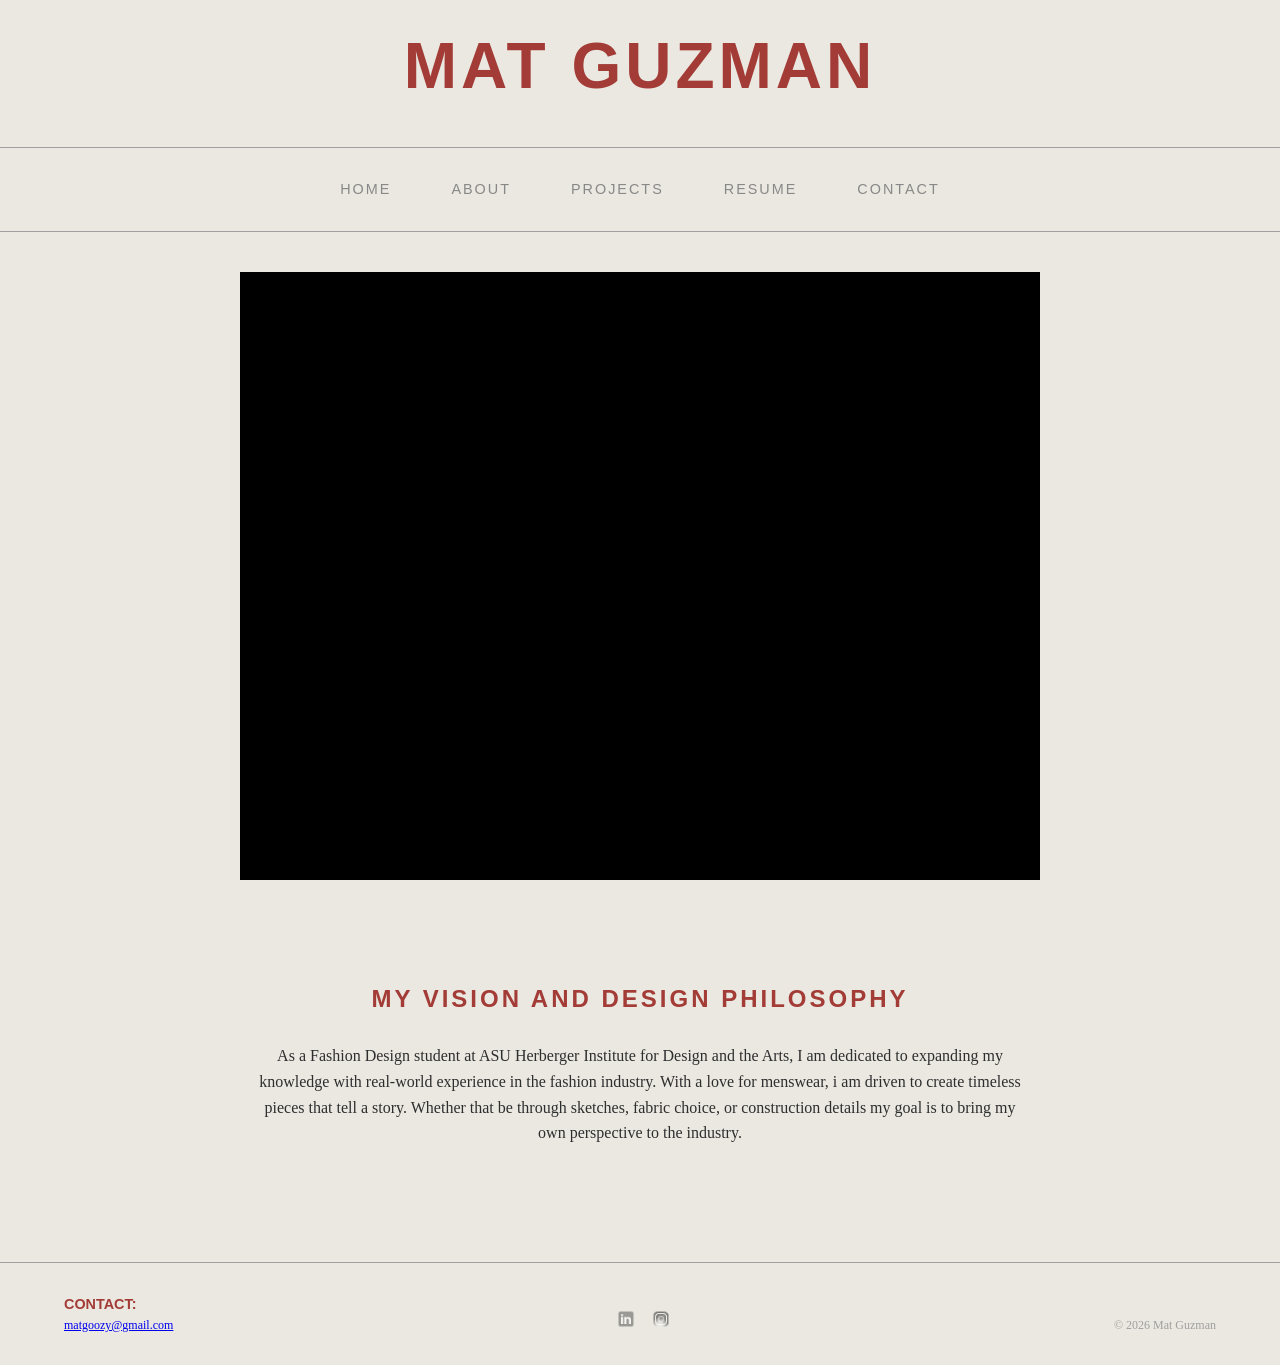
<file: index.html>
<!DOCTYPE html>
<html lang="en">

    <head> 
        <link rel="stylesheet" href="style.css">
        <meta name="viewport" content="width=device-width, initial-scale=1.0">
        <meta name="description" content="Mathew Guzman. Fashion Designer. Explore a portfolio focused on heritage menswear, technical design, and meticulous apparel construction. Featuring the Indigo, Runway, and Uniform collections.">
        <title>Mat Guzman | Portfolio</title>
        <meta charset="utf-8">
    </head>

    <body>
        <div id="wrapper">
            <header>
                <h1>Mat Guzman</h1>
            </header>

            <nav>
                <ul>
                    <li><a href="index.html">HOME</a></li>
                    <li><a href="about.html">ABOUT</a></li>
                    <li><a href="projects.html">PROJECTS</a></li>
                    <li><a href="resume.html">RESUME</a></li>
                    <li><a href="contact.html">CONTACT</a></li>
                </ul>
            </nav>

            <div id="homehero" class="hero">
                <iframe 
                src="https://www.youtube.com/embed/de7lAuE-ql8?si=59iORlA50tC76PPV&autoplay=1&mute=1&rel=0" 
                style="width:100%; height:100%; border:none;" 
                allowfullscreen>
                </iframe>
            </div>

            <main>
                <h2>MY VISION AND DESIGN PHILOSOPHY</h2>

                <p>
                    As a Fashion Design student at ASU Herberger Institute for Design and the Arts,
                     I am dedicated to expanding my knowledge with real-world experience in the fashion 
                     industry. With a love for menswear, i am driven to create timeless pieces that tell
                     a story. Whether that be through sketches, fabric choice, or construction details my goal 
                     is to bring my own perspective to the industry.
                </p>
                
            </main>

            <footer>
                <div id="footer-left">
                    <span class="accent">CONTACT:</span><br>
                    <a href="mailto:matgoozy@gmail.com">matgoozy@gmail.com</a>
                </div>

                <div class="social-icons">
                    <a href="https://www.linkedin.com/in/mathewguzman1/">
                        <img src="images/icons8-linkedin-48.png" alt="LinkedIn">
                    </a>
                    <a href="https://www.instagram.com/bymatg/">
                        <img src="images/icons8-instagram-48.png" alt="Instagram">
                    </a>
                </div>

                <div id="footer-right">
                    <span>&copy; 2026 Mat Guzman</span>
                </div>
            </footer>
        </div>
    </body>
</file>
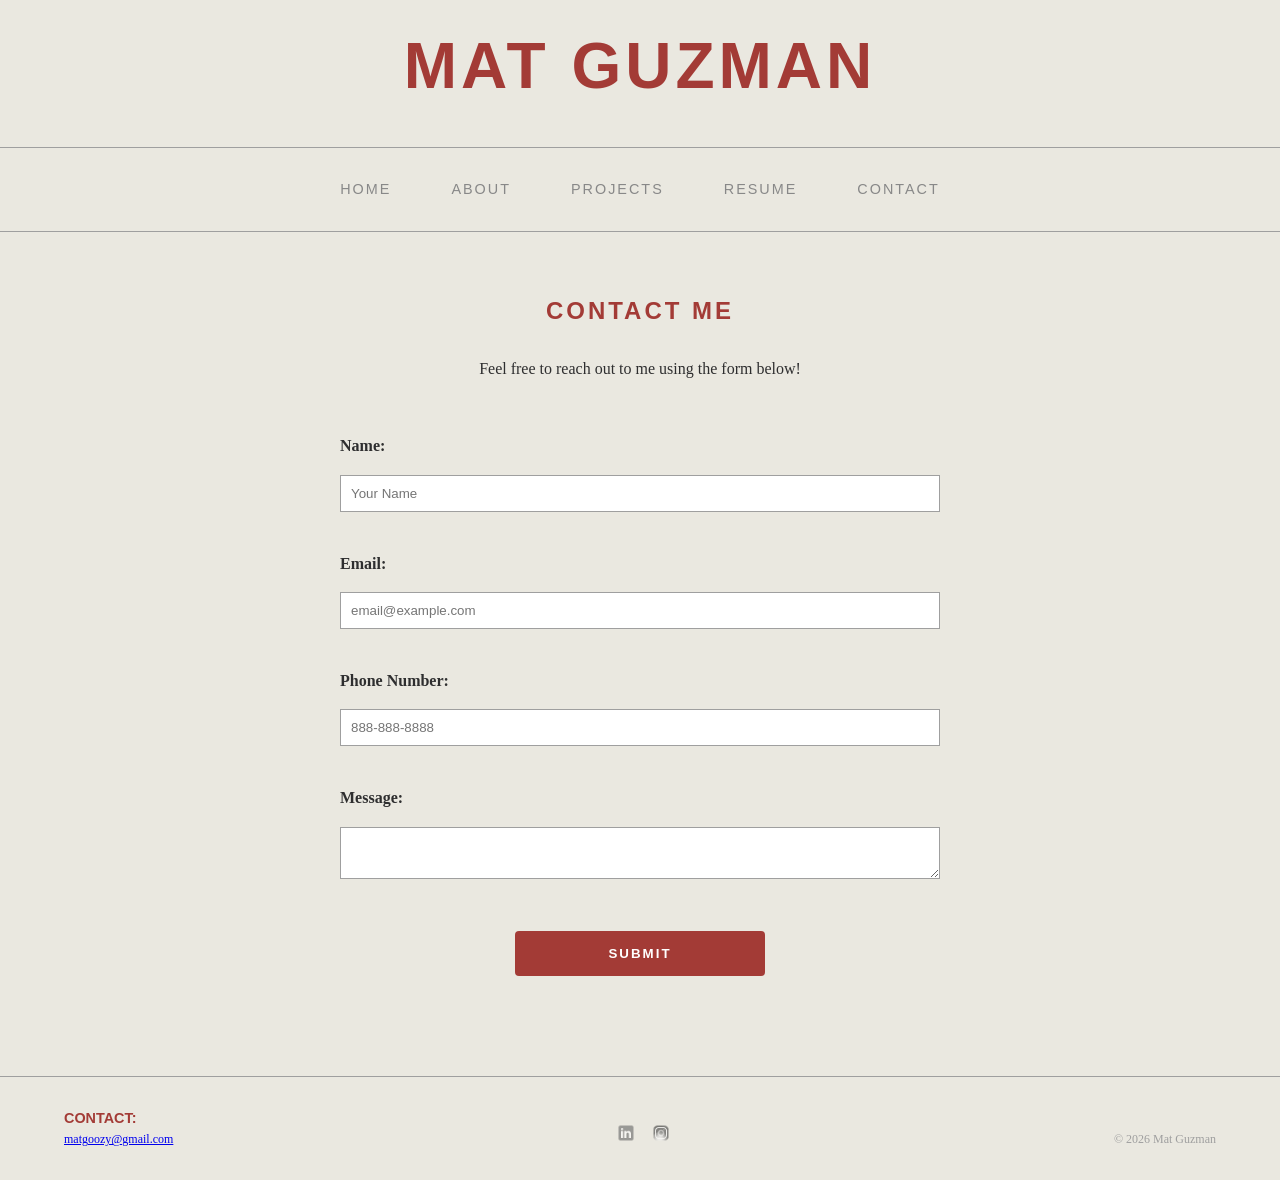
<file: contact.html>
<!DOCTYPE html>
<html lang="en">

    <head> 
        <link rel="stylesheet" href="style.css">
        <meta name="viewport" content="width=device-width, initial-scale=1.0">
        <meta name="description" content="Mathew Guzman. Fashion Designer. Explore a portfolio focused on heritage menswear, technical design, and meticulous apparel construction. Featuring the Indigo, Runway, and Uniform collections.">
        <title>Mat Guzman | Portfolio</title>
        <meta charset="utf-8">
    </head>

       <body>
        <div id="wrapper">
            <header>
                <h1>Mat Guzman</h1>
            </header>

            <nav>
                <ul>
                    <li><a href="index.html">HOME</a></li>
                    <li><a href="about.html">ABOUT</a></li>
                    <li><a href="projects.html">PROJECTS</a></li>
                    <li><a href="resume.html">RESUME</a></li>
                    <li><a href="contact.html">CONTACT</a></li>
                </ul>
            </nav>

            <main>
                <h2>CONTACT ME</h2>
                <p>Feel free to reach out to me using the form below!</p>

                <form action="#" method="post">
                    <label for="name">Name:</label>
                    <input type="text" id="name" name="name" placeholder="Your Name" required>

                    <label for="email">Email:</label>
                    <input type="email" id="email" name="email" placeholder="email@example.com" required>

                    <label for="phone">Phone Number:</label>
                    <input type="tel" id="phone" name="phone" placeholder="888-888-8888" maxlength="12">

                    <label for="message">Message:</label>
                    <textarea id="message" name="message" required></textarea>

                    <input type="submit" id="mySubmit" value="Submit">
                </form>
            </main>

            <footer>
                <div id="footer-left">
                    <span class="accent">CONTACT:</span><br>
                    <a href="mailto:matgoozy@gmail.com">matgoozy@gmail.com</a>
                </div>

                <div class="social-icons">
                    <a href="https://www.linkedin.com/in/mathewguzman1/">
                        <img src="images/icons8-linkedin-48.png" alt="LinkedIn">
                    </a>
                    <a href="https://www.instagram.com/bymatg/">
                        <img src="images/icons8-instagram-48.png" alt="Instagram">
                    </a>
                </div>

                <div id="footer-right">
                    <span>&copy; 2026 Mat Guzman</span>
                </div>
            </footer>
        </div>
    </body>
</file>
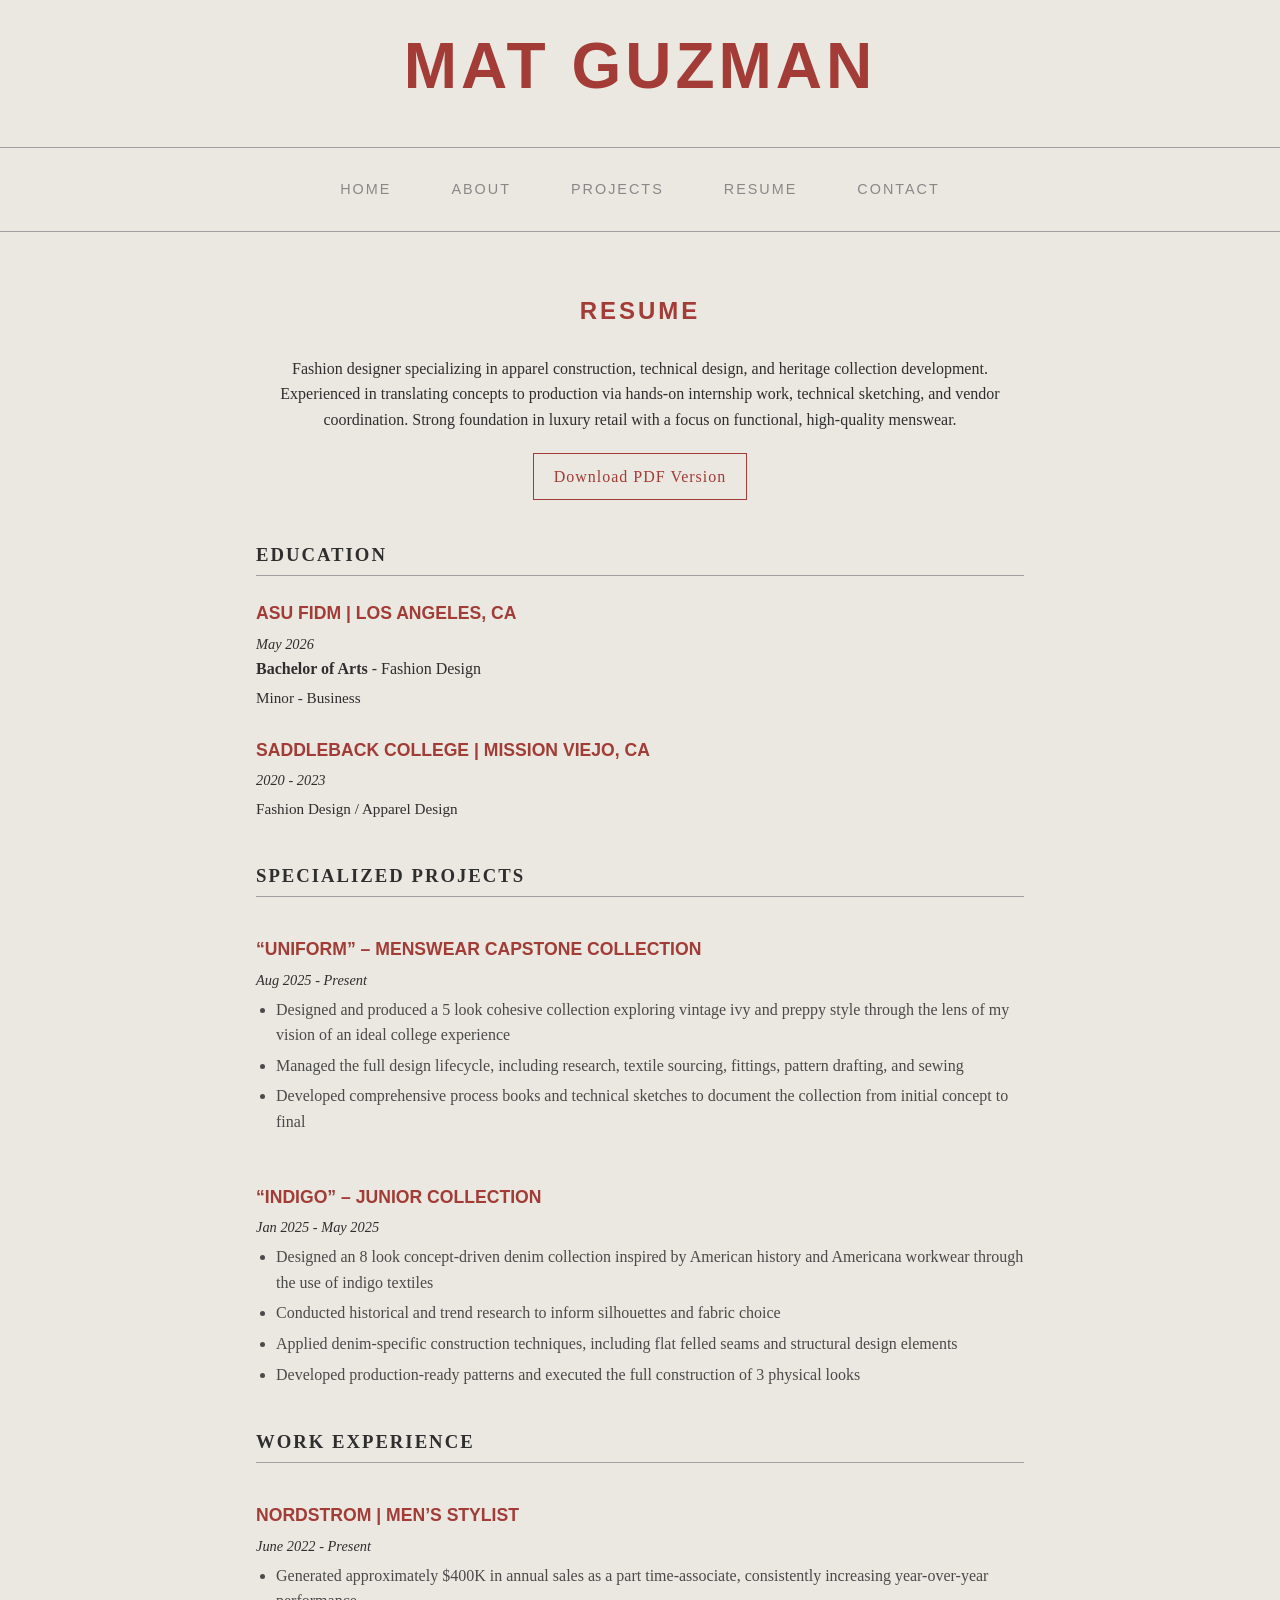
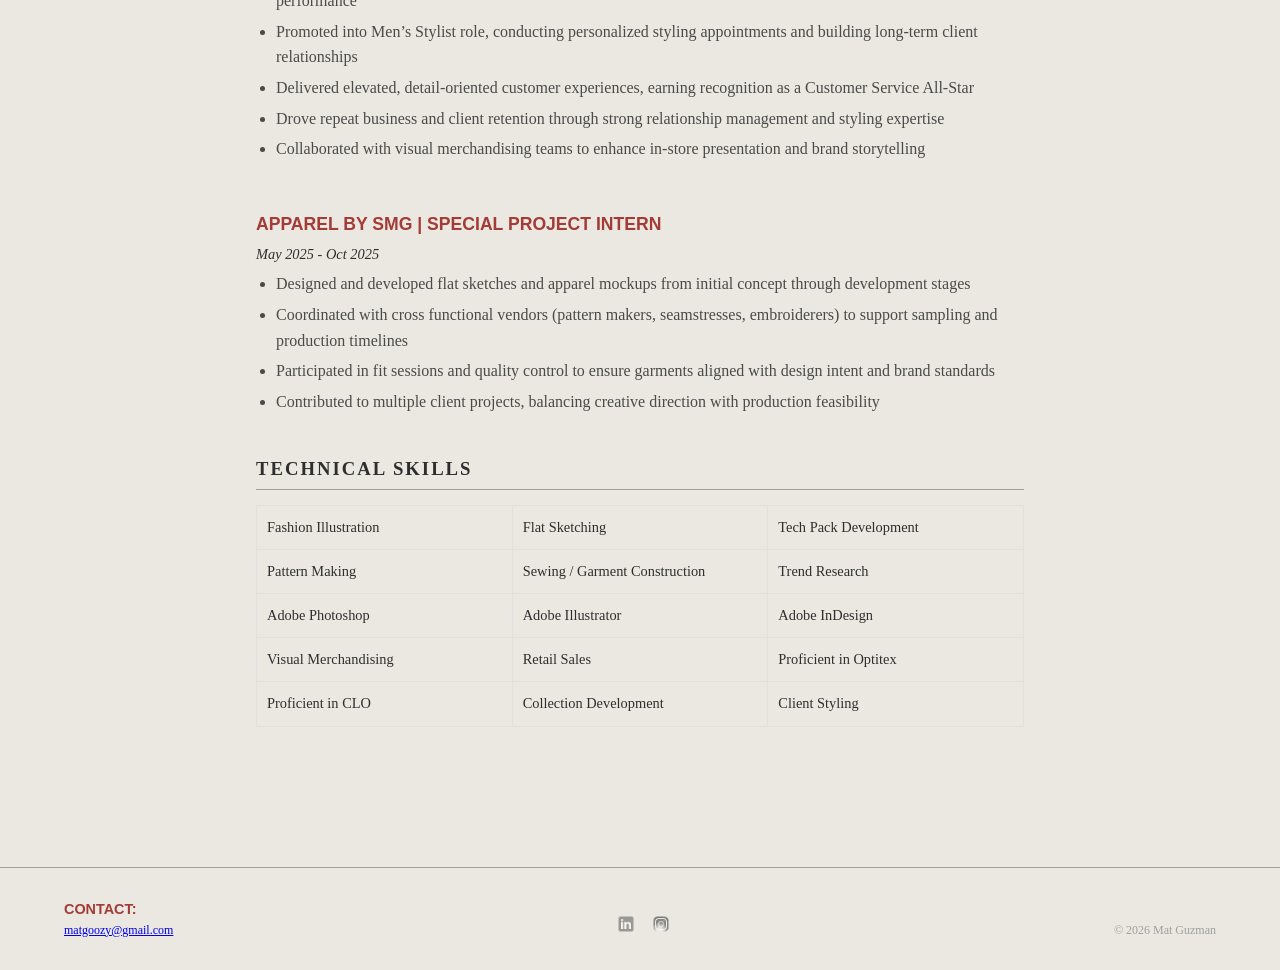
<file: resume.html>
<!DOCTYPE html>
<html lang="en">

    <head> 
        <link rel="stylesheet" href="style.css">
        <meta name="viewport" content="width=device-width, initial-scale=1.0">
        <meta name="description" content="Mathew Guzman. Fashion Designer. Explore a portfolio focused on heritage menswear, technical design, and meticulous apparel construction. Featuring the Indigo, Runway, and Uniform collections.">
        <title>Mat Guzman | Portfolio</title>
        <meta charset="utf-8">
    </head>

    <body>
        <div id="wrapper">
            <header>
                <h1>Mat Guzman</h1>
            </header>

            <nav>
                <ul>
                    <li><a href="index.html">HOME</a></li>
                    <li><a href="about.html">ABOUT</a></li>
                    <li><a href="projects.html">PROJECTS</a></li>
                    <li><a href="resume.html">RESUME</a></li>
                    <li><a href="contact.html">CONTACT</a></li>
                </ul>
            </nav>

            <main>
                <div id="resume-header">
                    <h2>RESUME</h2>
                    <p>Fashion designer specializing in apparel construction, technical design, and heritage collection development. Experienced in translating concepts to production via hands-on internship work, technical sketching, and vendor coordination. Strong foundation in luxury retail with a focus on functional, high-quality menswear.</p>
        
                    <div class="resume-download">
                        <a href="Mathew Guzman Design Resume.pdf" class="btn-download" download>Download PDF Version</a>
                    </div>
                </div>

                <section class="resume-section">
                    <h3>EDUCATION</h3>

                    <div class="resume-item">
                        <h4 class="accent">ASU FIDM | Los Angeles, CA</h4>

                        <div class="resume-row">
                            <span class="resume-date">May 2026</span>
                            <span><strong>Bachelor of Arts</strong> - Fashion Design</span>
                        </div>

                            <p class="resume-details">Minor - Business</p>
                    </div>

                    <div class="resume-item">
                        <h4 class="accent">Saddleback College | Mission Viejo, CA</h4>

                         <div class="resume-row">
                            <span class="resume-date">2020 - 2023</span>
                        </div>

                        <p class="resume-details">Fashion Design / Apparel Design</p>
                    </div>
                </section>

                <section class="resume-section">
                    <h3>SPECIALIZED PROJECTS</h3>

                    <div class="resume-item">
                        <div class="resume-row">
                            <h4 class="accent">“Uniform” – Menswear Capstone Collection</h4>
                            <span class="resume-date">Aug 2025 - Present</span>
                        </div>

                        <ul>
                            <li>Designed and produced a 5 look cohesive collection exploring vintage ivy and preppy style through the lens of my vision of an ideal college experience</li>
                            <li>Managed the full design lifecycle, including research, textile sourcing, fittings, pattern drafting, and sewing</li>
                            <li>Developed comprehensive process books and technical sketches to document the collection from initial concept to final</li>
                        </ul>

                    </div>

                    <div class="resume-item">
                        <div class="resume-row">
                            <h4 class="accent">“Indigo” – Junior Collection</h4>
                            <span class="resume-date">Jan 2025 - May 2025</span>
                        </div>

                        <ul>
                            <li>Designed an 8 look concept-driven denim collection inspired by American history and Americana workwear through the use of indigo textiles</li>
                            <li>Conducted historical and trend research to inform silhouettes and fabric choice</li>
                            <li>Applied denim-specific construction techniques, including flat felled seams and structural design elements</li>
                            <li>Developed production-ready patterns and executed the full construction of 3 physical looks</li>
                        </ul>
                    </div>
                </section>

                <section class="resume-section">
                    <h3>WORK EXPERIENCE</h3>

                    <div class="resume-item">

                        <div class="resume-row">
                            <h4 class="accent">Nordstrom | Men’s Stylist</h4>
                            <span class="resume-date">June 2022 - Present</span>
                        </div>

                        <ul>
                            <li>Generated approximately $400K in annual sales as a part time-associate, consistently increasing year-over-year performance</li>
                            <li>Promoted into Men’s Stylist role, conducting personalized styling appointments and building long-term client relationships</li>
                            <li>Delivered elevated, detail-oriented customer experiences, earning recognition as a Customer Service All-Star</li>
                            <li>Drove repeat business and client retention through strong relationship management and styling expertise</li>
                            <li>Collaborated with visual merchandising teams to enhance in-store presentation and brand storytelling</li>
                        </ul>
                    </div>

                    <div class="resume-item">
                        <div class="resume-row">
                            <h4 class="accent">Apparel by SMG | Special Project Intern</h4>
                            <span class="resume-date">May 2025 - Oct 2025</span>
                        </div>

                        <ul>
                            <li>Designed and developed flat sketches and apparel mockups from initial concept through development stages</li>
                            <li>Coordinated with cross functional vendors (pattern makers, seamstresses, embroiderers) to support sampling and production timelines</li>
                            <li>Participated in fit sessions and quality control to ensure garments aligned with design intent and brand standards</li>
                            <li>Contributed to multiple client projects, balancing creative direction with production feasibility</li>
                        </ul>

                    </div>
                </section>

                <section class="resume-section">
                    <h3>TECHNICAL SKILLS</h3>

                    <table class="skills-table">
                        <tr>
                            <td>Fashion Illustration</td>
                            <td>Flat Sketching</td>
                            <td>Tech Pack Development</td>
                        </tr>

                        <tr>
                            <td>Pattern Making</td>
                            <td>Sewing / Garment Construction</td>
                            <td>Trend Research</td>
                        </tr>

                        <tr>
                            <td>Adobe Photoshop</td>
                            <td>Adobe Illustrator</td>
                            <td>Adobe InDesign</td>
                        </tr>

                        <tr>
                            <td>Visual Merchandising</td>
                            <td>Retail Sales</td>
                            <td>Proficient in Optitex</td>
                        </tr>

                        <tr>
                            <td>Proficient in CLO</td>
                            <td>Collection Development</td>
                            <td>Client Styling</td>
                        </tr>
                    </table>
                </section>
            </main>

            <footer>
                <div id="footer-left">
                    <span class="accent">CONTACT:</span><br>
                    <a href="mailto:matgoozy@gmail.com">matgoozy@gmail.com</a>
                </div>

                <div class="social-icons">
                    <a href="https://www.linkedin.com/in/mathewguzman1/">
                        <img src="images/icons8-linkedin-48.png" alt="LinkedIn">
                    </a>
                    <a href="https://www.instagram.com/bymatg/">
                        <img src="images/icons8-instagram-48.png" alt="Instagram">
                    </a>
                </div>

                <div id="footer-right">
                    <span>&copy; 2026 Mat Guzman</span>
                </div>
            </footer>
        </div>
    </body>
</file>
<file: style.css>
* {
    box-sizing: border-box;
}

html {
    scroll-behavior: smooth;
}

body {
    background-color: #eae8e0;
    color: #2e2e2f;
    font-family: "Times New Roman", Times, serif;
    margin: 0;
    padding: 0;
    line-height: 1.6;
}

#wrapper {
    background-color: #eae8e0;
}

header {
    background-color: #eae8e0;
    padding: 15px 0 10px 0;
    text-align: center;
}

header h1 {
    font-size: 4rem;
    font-family: 'Impact', 'Arial Black', sans-serif;
    letter-spacing: 4px;
    margin-top: 0;
    margin-bottom: 0;
    text-transform: uppercase;
    color: #a33b36;
}

nav {
    border-top: 1px solid #9f9f9f;
    border-bottom: 1px solid #9f9f9f;
    padding: 15px 0;
    margin-top: 20px;
    background-color: #eae8e0;
}

nav ul {
    list-style-type: none;
    display: flex;
    justify-content: center;
    gap: 40px;
    margin: 0;
    padding: 0;
}

nav a {
    text-decoration: none;
    color: #888888;
    font-family: 'Impact', 'Arial Black', sans-serif;
    font-size: .9rem;
    letter-spacing: 2px;
    padding: 15px;
    display: block;
    text-align: center;
}

nav a:hover {
    color: #a33b36;
}

main {
    padding: 40px 20% 100px 20%;
    text-align: center;
}

h2 {
    color: #a33b36;
    font-size: 1.5rem;
    letter-spacing: 3px;
    margin-bottom: 25px;
    font-family: 'Impact', 'Arial Black', sans-serif;
}

footer {
    border-top: 1px solid #9f9f9f;
    padding: 30px 5%;
    text-align: center;
    font-size: .75rem;
    color: #9f9f9f;
    display: flex;
    justify-content: space-between;
    align-items: flex-end;
}

#footer-left {
    text-align: left;
}

#footer-right {
    text-align: right;
}

form {
    display: flex;
    flex-direction: column;
    padding-top: 20px;
    text-align: left;
    max-width: 400px;
    margin: 0 auto;
}

label {
    margin-top: 1em;
    font-weight: bold;
    color: #2e2e2f;
}

input, textarea {
    margin-bottom: .5em;
    padding: 10px;
    border: 1px solid #9f9f9f;
    font-family: Arial, sans-serif;
}

#mySubmit {
    background-color: #a33b36;
    color: #FFFFFF;
    border: none;
    padding: 15px 30px;
    margin: 20px auto 0 auto;
    cursor: pointer;
    text-transform: uppercase;
    letter-spacing: 2px;
    font-family: Arial, sans-serif;
    font-weight: bold;
    border-radius: 4px;
    transition: background-color 0.3s ease, transform 0.3s ease;
}

#mySubmit:hover {
    background-color: #000000;
    transform: translateY(-2px);
}

.hero {
    background-color: #000000;
    width: 90%;
    max-width: 800px;
    aspect-ratio: 4 / 3;
    margin: 40px auto;
}

.accent {
    color: #a33b36;
    font-weight: bold;
    text-transform: uppercase;
    font-family: Arial, sans-serif;
    font-size: .9rem;
}

.social-icons {
    display: flex;
    gap: 15px;
    margin-top: 10px;
}

.social-icons img {
    width: 20px;
    height: 20px;
    filter: grayscale(100%);
    opacity: .6;
    transition: opacity 0.3s ease, filter 0.3s ease;
}

.social-icons img:hover {
    opacity: 1;
    filter: grayscale(0%);
    transform: scale(1,1);
}

.resume-section {
    max-width: 800px;
    margin: 0 auto 40px auto;
    text-align: left;
}

.resume-section h3 {
    border-bottom: 1px solid #9f9f9f;
    padding-bottom: 5px;
    margin-bottom: 15px;
    letter-spacing: 2px;
}

.resume-details {
    margin-top: 2px;
    font-size: 0.95rem;
    color: #2e2e2f;
}

.resume-item {
    margin-bottom: 25px;
}

.resume-item h4 {
    margin-bottom: 5px;
    text-transform: uppercase;
    font-size: 1.1rem;
}

.resume-item ul {
    margin-top: 5px;
    padding-left: 20px;
}

.resume-item li {
    margin-bottom: 5px;
    color: #4a4a4a;
}

.resume-row {
    display: flex;
    justify-content: space-between;
    align-items: baseline;
    margin-bottom: 5px;
}

.resume-date {
    font-family: 'Times New Roman', serif;
    font-style: italic;
    font-size: 0.9rem;
    color: #2e2e2f;
}

.skills-table {
    width: 100%;
    border-collapse: collapse;
    margin-top: 10px;
}

.skills-table td {
    padding: 10px;
    border: 1px solid #e0e0e0;
    width: 33%;
    font-size: .9rem;
    color: #2e2e2f;
}

.resume-download {
    margin: 20px 0 40px 0;
}

.btn-download {
    display: inline-block;
    border: 1px solid #a33b36;
    color: #a33b36;
    padding: 10px 20px;
    text-decoration: none;
    letter-spacing: 1px;
    transition: all .3s;
}

.btn-download:hover {
    background-color: #a33b36;
    color: #FFFFFF;
}

.about-section {
    display: flex;
    flex-direction: column;
    align-items: center;
    padding: 20px;
}

.about-image {
    width: 100%;
    margin-bottom: 20px;
}

.about-image img {
        width: 100%;
        height: auto;
    }

.about-text {
    width: 100%;
    text-align: center;
}

.hero-title {
    font-size: 2.5rem;
    line-height: 1;
    margin-bottom: 15px;
    color: #a33b36;
    font-family: 'Impact', sans-serif;
}

.project-grid {
    display: grid;
    grid-template-columns: repeat(auto-fit, minmax(250px, 350px));
    gap: 40px;
    padding: 60px 10%;
    justify-content: center;
}

.project-card {
    max-width: 350px;
    margin: 0 auto;
    text-decoration: none;
    color: inherit;
    display: flex;
    flex-direction: column;
    align-items: center;
    transition: transform 0.3s ease;
}

.project-card:hover { transform: translateY(-5px); }

.project-image {
    width: 100%;
    aspect-ratio: 1 / 1;
    overflow: hidden;
    background-color: #ebebeb;
    position: relative;
    border: 1px solid #9f9f9f;
    padding: 10px;   
}

.project-image img {
    width: 100%;
    height: 100%;
    object-fit: contain;
    object-position: center;
    display: block;
    transition: transform 0.3s ease;
}

.project-title {
    color: #a33b36;
    font-family: 'Impact', 'Arial Black', sans-serif;
    font-size: 1.4rem;
    letter-spacing: 3px;
    margin: 5px 0;
    text-transform: uppercase;
    transition: color 0.3s ease;
}

.detail-showcase {
    padding: 100px 0;
    min-height: 80vh;
    border-bottom: 1px solid #9f9f9f;
}

.showcase-content {
    display: flex;
    flex-direction: column;
    gap: 40px;
    margin-top: 40px;
}

.showcase-gallery {
    display: grid;
    grid-template-columns: repeat(4, 1fr);
    gap: 30px;
    max-width: 1400px;
    margin: 0 auto;
    align-items: start;
}

.showcase-gallery img {
    width: 100%;
    height: auto;
    object-fit: contain;
    padding: 10px;
    grid-column: span 2;
}

.showcase-gallery img:nth-child(-n+2) {
    grid-column: span 4; 
    max-height: 800px;
}

.back-to-top {
    display: inline-block;
    margin-top: 60px;
    margin-bottom: 20px;
    padding: 12px 25px;
    font-family: 'Impact', 'Arial', sans-serif;
    font-size: 1.1rem;
    text-transform: uppercase;
    letter-spacing: 2px;
    text-decoration: none;
    color: #a33b36;
    border: 1px solid #a33b36;
    transition: all 0.3s ease;
}

.back-to-top:hover {
    background-color: #a33b36;
    color: #FFFFFF;
}

.section-divider {
    border: 0;
    border-top: 1px solid #9f9f9f;
    margin: 40px 0;
}

@media (min-width: 600px) {
    nav ul {
        display: flex;
        justify-content: center;
        gap: 30px;
    }

    form {
        display: grid;
        grid-gap: 1em;
        grid-template-columns: 8em 1fr;
        max-width: 600px;
    }

    #mySubmit {
        grid-column:2;
        width: 200px;
        justify-self: start;
    }

    .resume-row {
        flex-direction: column;
        align-items: flex-start;
    }

    .about-section {
        max-width: 500px;
        margin: 40px auto;
    }

    .hero-title {
        font-size: 3.5rem;
    }
}

@media (min-width: 900px) {
    .about-section {
        display: flex;
        flex-direction: row;
        align-items: flex-start;
        gap: 60px;
        max-width: 1100px;
        margin: 80px auto;
        padding: 0 20px;
        text-align: left;
    }

    .about-image {
        flex: 1;
    }

    .about-text {
        flex: 1.2;
        text-align: left;
    }

    .hero-title {
        font-size: 5rem;
        line-height: .9;
        margin-top: 0;
        margin-bottom: 20px;
        color: #a33b36;
        font-family: 'Impact', 'Arial Black', sans-serif;
        text-transform: uppercase;
    }

    .tagline {
        font-size: 1.4rem;
        font-weight: bold;
        margin-bottom: 30px;
        line-height: 1.3;
    }

    .bio-paragraph {
        margin-bottom: 20px;
        font-size: 1rem;
        line-height: 1.6;
        color: #333;
    }

    .project-grid {
        display: grid;
        grid-template-columns: repeat(3, 1fr); 
        gap: 30px;
        max-width: 1200px;
        margin: 0 auto;
        padding: 60px 5%;
    }

    .project-card {
        max-width: 100%;
    }

    .showcase-content {
        flex-direction: row;
        align-items: flex-start;
    }

    .showcase-text {
        flex: 1;
        text-align: left;
    }

    .showcase-gallery {
        display: grid;
        grid-template-columns: repeat(4, 1fr);
        gap: 30px;
    }
    
    .showcase-gallery img {
        grid-column: span 2;
    }

    .showcase-gallery img:nth-child(-n+2) {
        grid-column: span 4;
    }

    #wrapper {
        width: 100%;
        margin: 0;
    }

    form {
        display: flex;
        flex-direction: column;
        align-items: center;
        max-width: 600px;
        margin: 0 auto;
    }

    label {
        width: 100%;
        text-align: left;
        margin-top: 1em;
    }

    input, textarea {
        width: 100%;
        box-sizing: border-box;
    }

    #mySubmit {
        margin-top: 30px;
        width: 250px;
    }

    @supports (display: grid) {
        header {grid-area: header;}
        nav {grid-area: nav;}
        .hero {grid-area: hero;}
        main {grid-area: main;}
        footer {grid-area: footer;}

        #wrapper {
            display: grid;
            grid-template:
                "header"
                "nav"
                "hero"
                "main"
     
                "footer"
                1fr;
        }
    }
}
</file>
